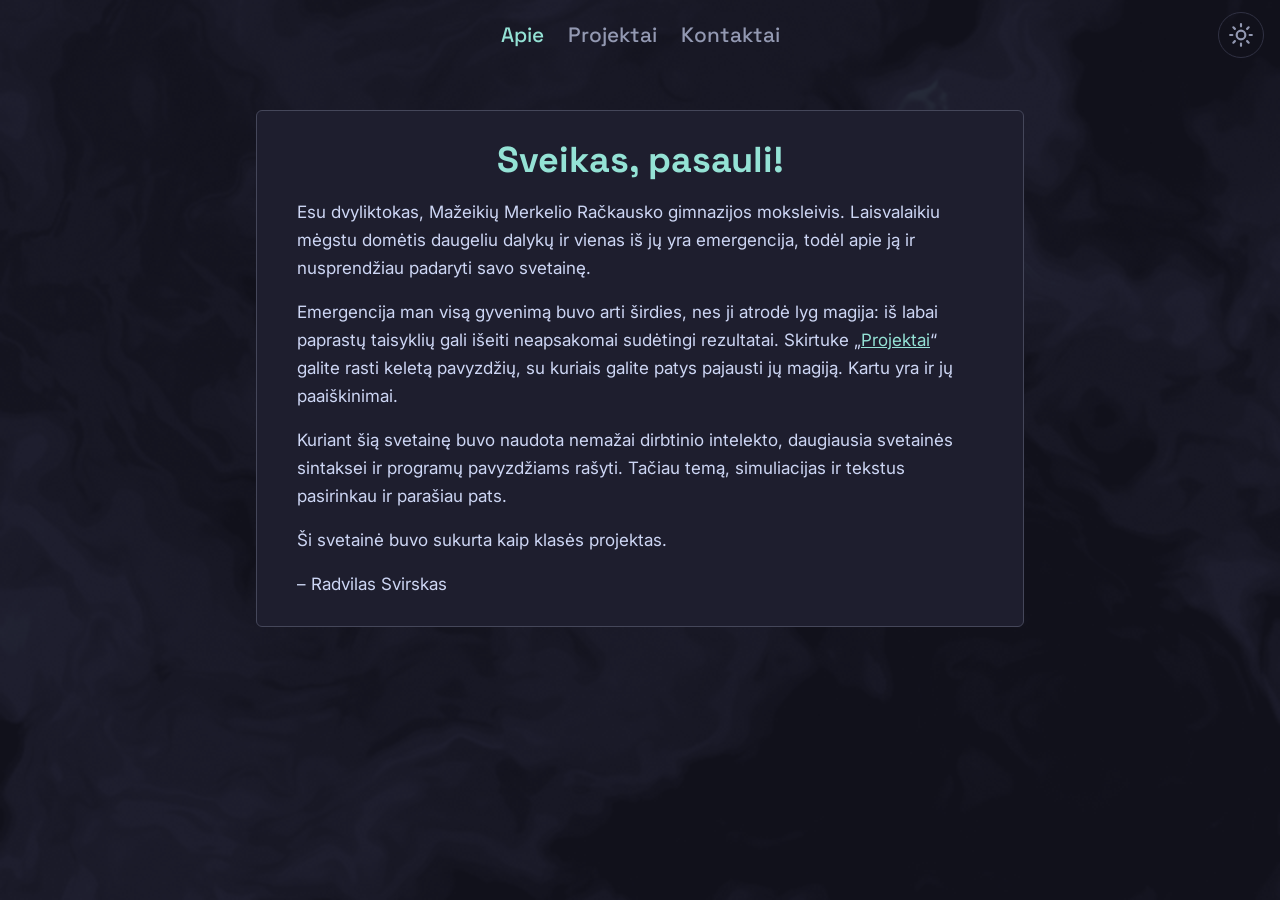
<file: index.html>
<!DOCTYPE html>
<html lang="lt">
<head>
  <meta charset="UTF-8">
  <meta name="viewport" content="width=device-width, initial-scale=1">
  <title>Pagrindinis</title>
  <link rel="preconnect" href="https://fonts.googleapis.com">
  <link rel="preconnect" href="https://fonts.gstatic.com" crossorigin>
  <link rel="stylesheet" href="https://fonts.googleapis.com/css2?family=Space+Grotesk:wght@500;700&family=Inter:wght@400;600&display=swap">
  <link rel="stylesheet" href="style.css">
  <script src="theme.js"></script>
  <script src="bg.js" defer></script>
</head>
<body>
  <nav>
    <a href="index.html" aria-current="page">Apie</a>
    <a href="projects.html">Projektai</a>
    <a href="contact.html">Kontaktai</a>
  </nav>
  <main>
    <div class="card">
      <h1>Sveikas, pasauli!</h1>
      <p>Esu dvyliktokas, Mažeikių Merkelio Račkausko gimnazijos moksleivis. Laisvalaikiu mėgstu domėtis daugeliu dalykų ir vienas iš jų yra emergencija, todėl apie ją ir nusprendžiau padaryti savo svetainę.</p>
      <p>Emergencija man visą gyvenimą buvo arti širdies, nes ji atrodė lyg magija: iš labai paprastų taisyklių gali išeiti neapsakomai sudėtingi rezultatai. Skirtuke „<a href="projects.html">Projektai</a>“ galite rasti keletą pavyzdžių, su kuriais galite patys pajausti jų magiją. Kartu yra ir jų paaiškinimai.</p>
      <p>Kuriant šią svetainę buvo naudota nemažai dirbtinio intelekto, daugiausia svetainės sintaksei ir programų pavyzdžiams rašyti. Tačiau temą, simuliacijas ir tekstus pasirinkau ir parašiau pats.</p>
      <p>Ši svetainė buvo sukurta kaip klasės projektas.</p>
      <p>– Radvilas Svirskas</p>
    </div>
  </main>
</body>
</html>
</file>
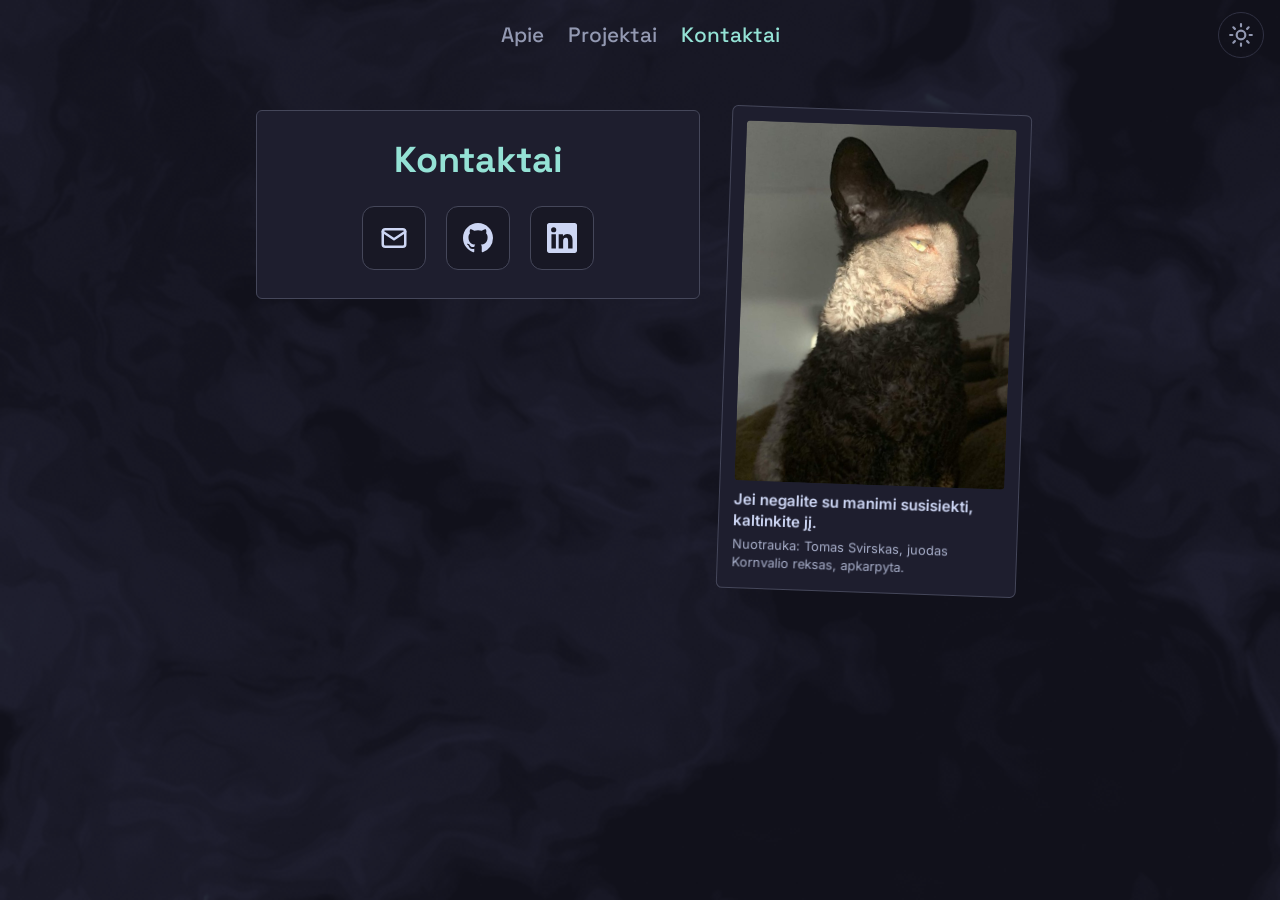
<file: contact.html>
<!DOCTYPE html>
<html lang="lt">
<head>
  <meta charset="UTF-8">
  <meta name="viewport" content="width=device-width, initial-scale=1">
  <title>Kontaktai</title>
  <link rel="preconnect" href="https://fonts.googleapis.com">
  <link rel="preconnect" href="https://fonts.gstatic.com" crossorigin>
  <link rel="stylesheet" href="https://fonts.googleapis.com/css2?family=Space+Grotesk:wght@500;700&family=Inter:wght@400;600&display=swap">
  <link rel="stylesheet" href="style.css">
  <script src="theme.js"></script>
  <script src="bg.js" defer></script>
</head>
<body>
  <nav>
    <a href="index.html">Apie</a>
    <a href="projects.html">Projektai</a>
    <a href="contact.html" aria-current="page">Kontaktai</a>
  </nav>
  <main>
    <div class="contact-grid">
      <div class="card">
        <h1>Kontaktai</h1>
        <div class="socials">
          <a href="mailto:radvilas.svirska@gmail.com" title="El. paštas" aria-label="El. paštas">
            <svg class="stroke" viewBox="0 0 24 24"><rect x="3" y="5" width="18" height="14" rx="2"/><path d="m3 7 9 6 9-6"/></svg>
          </a>
          <a href="https://github.com/PokiTism" title="GitHub" aria-label="GitHub">
            <svg viewBox="0 0 16 16"><path d="M8 0C3.58 0 0 3.58 0 8c0 3.54 2.29 6.53 5.47 7.59.4.07.55-.17.55-.38 0-.19-.01-.82-.01-1.49-2.01.37-2.53-.49-2.69-.94-.09-.23-.48-.94-.82-1.13-.28-.15-.68-.52-.01-.53.63-.01 1.08.58 1.23.82.72 1.21 1.87.87 2.33.66.07-.52.28-.87.51-1.07-1.78-.2-3.64-.89-3.64-3.95 0-.87.31-1.59.82-2.15-.08-.2-.36-1.02.08-2.12 0 0 .67-.21 2.2.82.64-.18 1.32-.27 2-.27.68 0 1.36.09 2 .27 1.53-1.04 2.2-.82 2.2-.82.44 1.1.16 1.92.08 2.12.51.56.82 1.27.82 2.15 0 3.07-1.87 3.75-3.65 3.95.29.25.54.73.54 1.48 0 1.07-.01 1.93-.01 2.2 0 .21.15.46.55.38A8.013 8.013 0 0 0 16 8c0-4.42-3.58-8-8-8z"/></svg>
          </a>
          <a href="https://www.linkedin.com/in/radvilas-svirskas/" title="LinkedIn" aria-label="LinkedIn">
            <svg viewBox="0 0 24 24"><path d="M20.447 20.452h-3.554v-5.569c0-1.328-.027-3.037-1.852-3.037-1.853 0-2.136 1.445-2.136 2.939v5.667H9.351V9h3.414v1.561h.046c.477-.9 1.637-1.85 3.37-1.85 3.601 0 4.267 2.37 4.267 5.455v6.286zM5.337 7.433a2.062 2.062 0 1 1 0-4.125 2.062 2.062 0 0 1 0 4.125zM7.119 20.452H3.555V9h3.564v11.452zM22.225 0H1.771C.792 0 0 .774 0 1.729v20.542C0 23.227.792 24 1.771 24h20.451C23.2 24 24 23.227 24 22.271V1.729C24 .774 23.2 0 22.222 0h.003z"/></svg>
          </a>
        </div>
      </div>
      <figure class="card pet">
        <img src="images/tomas.jpg" alt="Juodas Kornvalio reksas Tomas" width="600" height="800">
        <figcaption>
          <span class="pet-blame">Jei negalite su manimi susisiekti, kaltinkite jį.</span>
          Nuotrauka: Tomas Svirskas, juodas Kornvalio reksas, apkarpyta.
        </figcaption>
      </figure>
    </div>
  </main>
</body>
</html>
</file>
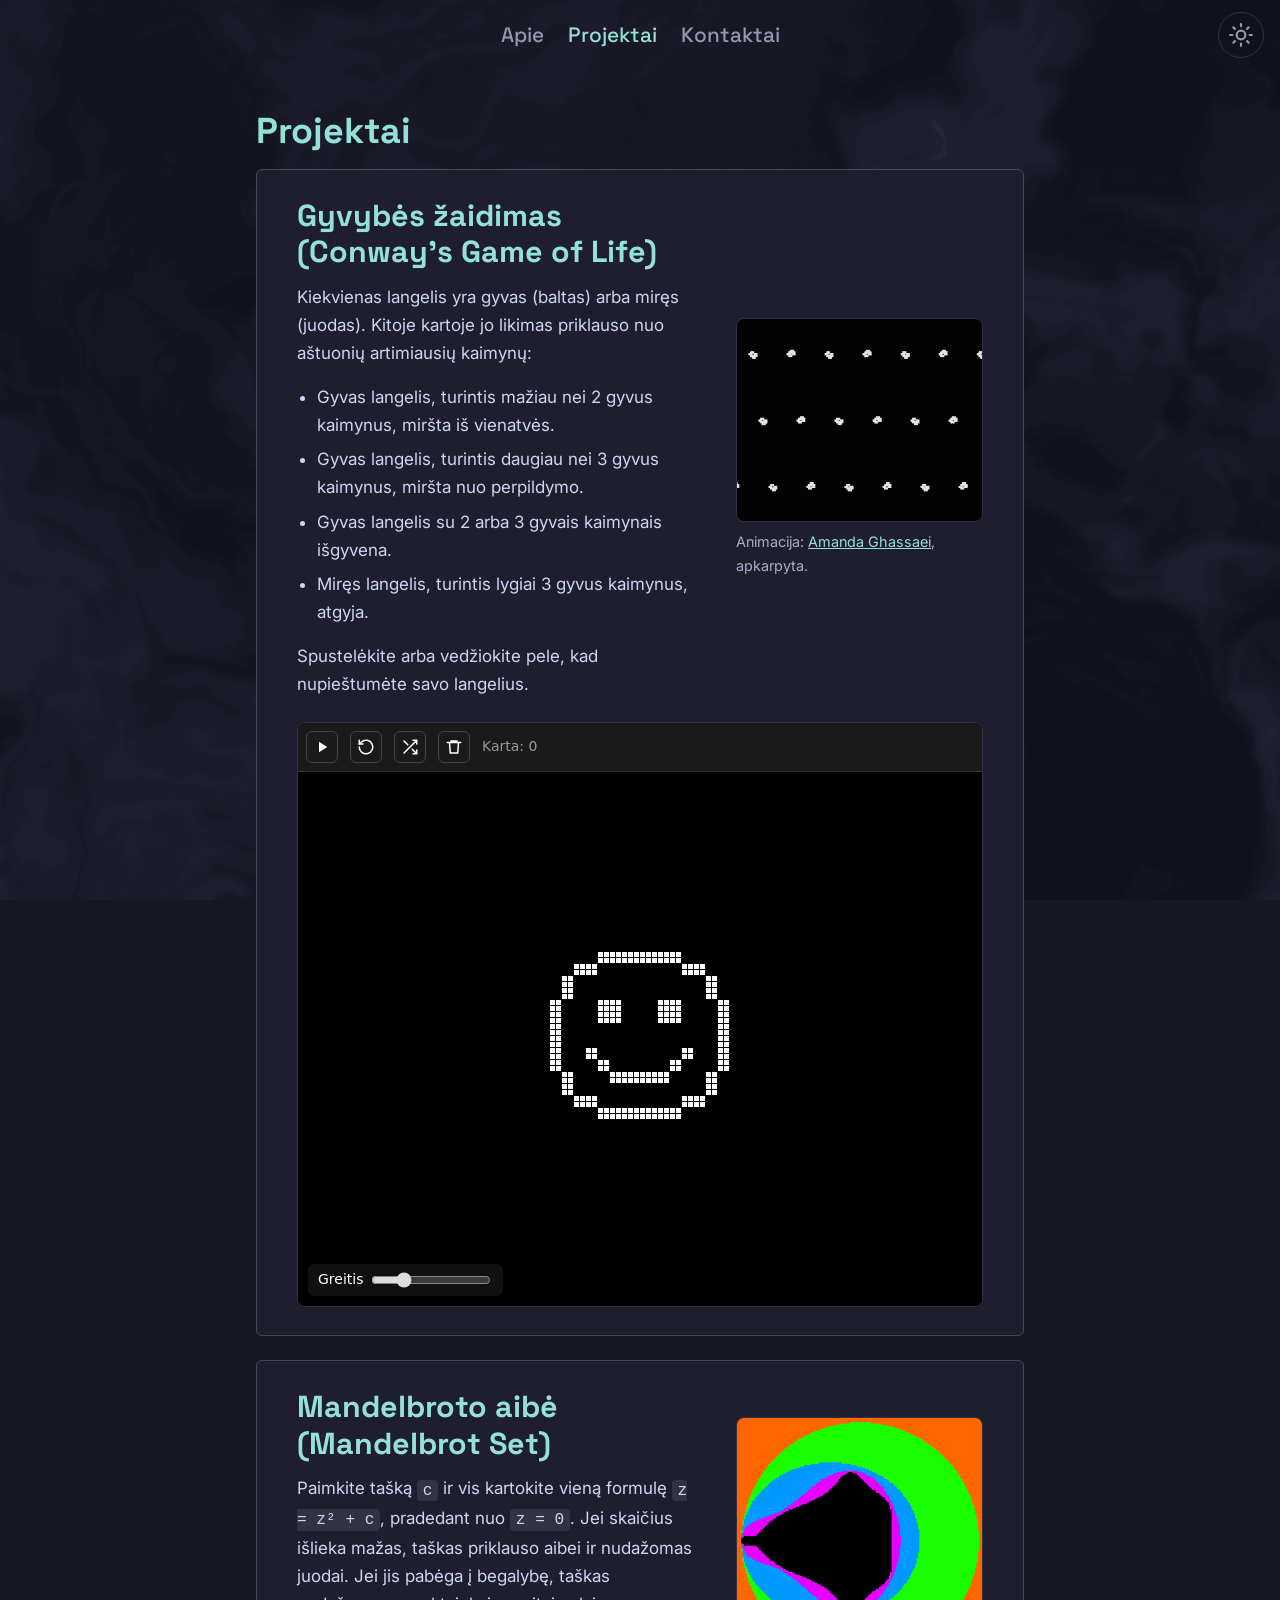
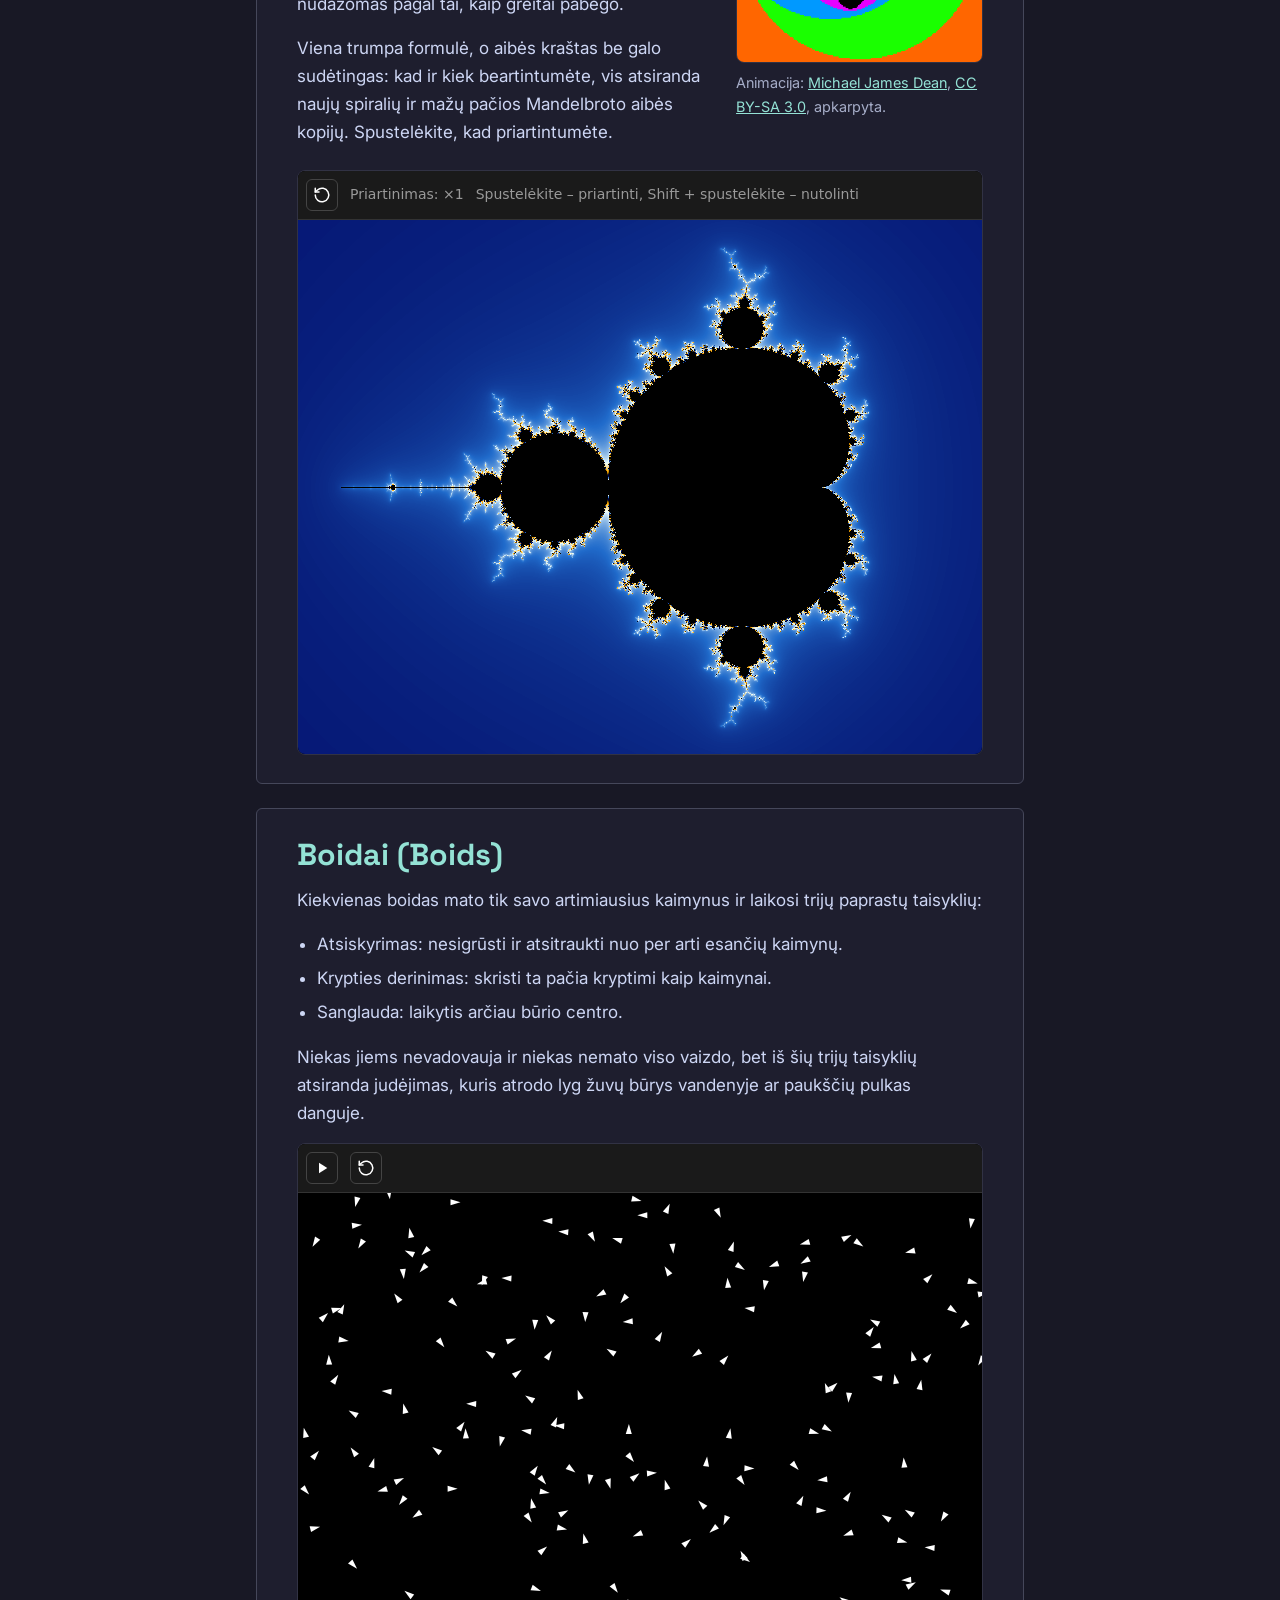
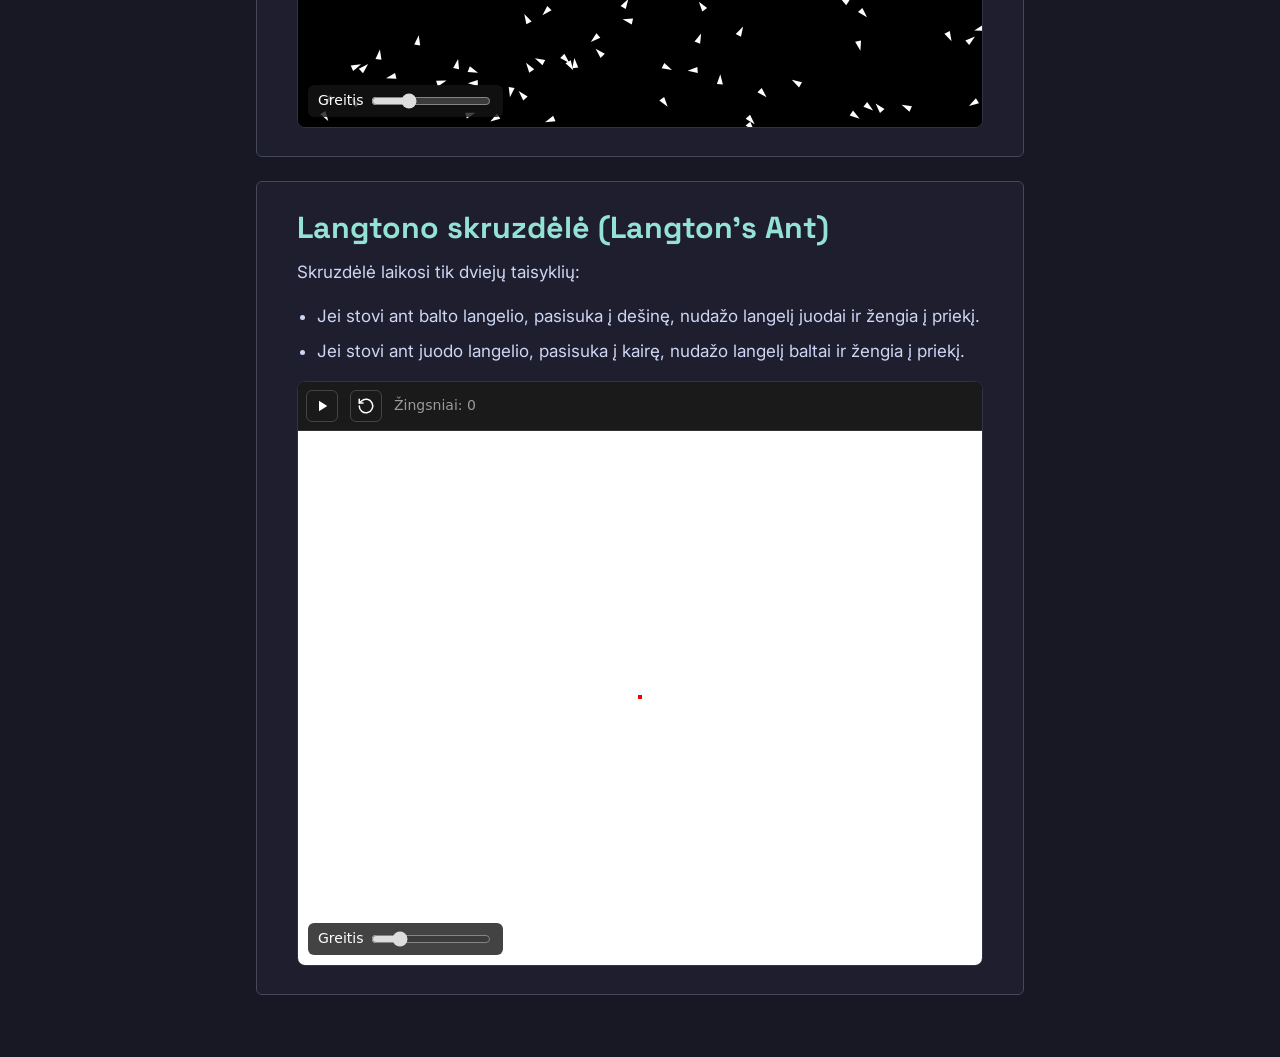
<file: projects.html>
<!DOCTYPE html>
<html lang="lt">
<head>
  <meta charset="UTF-8">
  <meta name="viewport" content="width=device-width, initial-scale=1">
  <title>Projektai</title>
  <link rel="preconnect" href="https://fonts.googleapis.com">
  <link rel="preconnect" href="https://fonts.gstatic.com" crossorigin>
  <link rel="stylesheet" href="https://fonts.googleapis.com/css2?family=Space+Grotesk:wght@500;700&family=Inter:wght@400;600&display=swap">
  <link rel="stylesheet" href="style.css">
  <script src="theme.js"></script>
  <script src="bg.js" defer></script>
</head>
<body>
  <nav>
    <a href="index.html">Apie</a>
    <a href="projects.html" aria-current="page">Projektai</a>
    <a href="contact.html">Kontaktai</a>
  </nav>
  <main>
    <h1>Projektai</h1>

    <section class="card">
      <div class="project-intro">
        <div class="project-text">
          <h2>Gyvybės žaidimas (Conway's Game of Life)</h2>
          <p>Kiekvienas langelis yra gyvas (baltas) arba miręs (juodas). Kitoje kartoje jo likimas priklauso nuo aštuonių artimiausių kaimynų:</p>
          <ul>
            <li>Gyvas langelis, turintis mažiau nei 2 gyvus kaimynus, miršta iš vienatvės.</li>
            <li>Gyvas langelis, turintis daugiau nei 3 gyvus kaimynus, miršta nuo perpildymo.</li>
            <li>Gyvas langelis su 2 arba 3 gyvais kaimynais išgyvena.</li>
            <li>Miręs langelis, turintis lygiai 3 gyvus kaimynus, atgyja.</li>
          </ul>
          <p>Spustelėkite arba vedžiokite pele, kad nupieštumėte savo langelius.</p>
        </div>
        <figure class="project-media">
          <img src="images/life.gif" alt="Animacija: Gyvybės žaidimas" width="410" height="338">
          <figcaption>Animacija: <a href="https://blog.amandaghassaei.com/2020/05/01/the-recursive-universe/">Amanda Ghassaei</a>, apkarpyta.</figcaption>
        </figure>
      </div>
      <iframe class="sim" src="sims/life.html" title="Conway gyvybės žaidimo simuliacija" loading="lazy"></iframe>
    </section>

    <section class="card">
      <div class="project-intro">
        <div class="project-text">
          <h2>Mandelbroto aibė (Mandelbrot Set)</h2>
          <p>Paimkite tašką <code>c</code> ir vis kartokite vieną formulę <code>z = z² + c</code>, pradedant nuo <code>z = 0</code>. Jei skaičius išlieka mažas, taškas priklauso aibei ir nudažomas juodai. Jei jis pabėga į begalybę, taškas nudažomas pagal tai, kaip greitai pabėgo.</p>
          <p>Viena trumpa formulė, o aibės kraštas be galo sudėtingas: kad ir kiek beartintumėte, vis atsiranda naujų spiralių ir mažų pačios Mandelbroto aibės kopijų. Spustelėkite, kad priartintumėte.</p>
        </div>
        <figure class="project-media">
          <img src="images/mandelbrot.gif" alt="Animacija: Mandelbroto aibė ryškėja su kiekviena iteracija" width="352" height="352">
          <figcaption>Animacija: <a href="https://commons.wikimedia.org/wiki/File:Animation_of_the_growth_of_the_Mandelbrot_set_as_you_iterate_towards_infinity.gif">Michael James Dean</a>, <a href="https://creativecommons.org/licenses/by-sa/3.0/">CC BY-SA 3.0</a>, apkarpyta.</figcaption>
        </figure>
      </div>
      <iframe class="sim" src="sims/mandelbrot.html" title="Mandelbroto aibės naršyklė" loading="lazy"></iframe>
    </section>

    <section class="card">
      <h2>Boidai (Boids)</h2>
      <p>Kiekvienas boidas mato tik savo artimiausius kaimynus ir laikosi trijų paprastų taisyklių:</p>
      <ul>
        <li>Atsiskyrimas: nesigrūsti ir atsitraukti nuo per arti esančių kaimynų.</li>
        <li>Krypties derinimas: skristi ta pačia kryptimi kaip kaimynai.</li>
        <li>Sanglauda: laikytis arčiau būrio centro.</li>
      </ul>
      <p>Niekas jiems nevadovauja ir niekas nemato viso vaizdo, bet iš šių trijų taisyklių atsiranda judėjimas, kuris atrodo lyg žuvų būrys vandenyje ar paukščių pulkas danguje.</p>
      <iframe class="sim" src="sims/boids.html" title="Boidų simuliacija" loading="lazy"></iframe>
    </section>

    <section class="card">
      <h2>Langtono skruzdėlė (Langton's Ant)</h2>
      <p>Skruzdėlė laikosi tik dviejų taisyklių:</p>
      <ul>
        <li>Jei stovi ant balto langelio, pasisuka į dešinę, nudažo langelį juodai ir žengia į priekį.</li>
        <li>Jei stovi ant juodo langelio, pasisuka į kairę, nudažo langelį baltai ir žengia į priekį.</li>
      </ul>
      <iframe class="sim" src="sims/ant.html" title="Langtono skruzdėlės simuliacija" loading="lazy"></iframe>
    </section>
  </main>
</body>
</html>
</file>
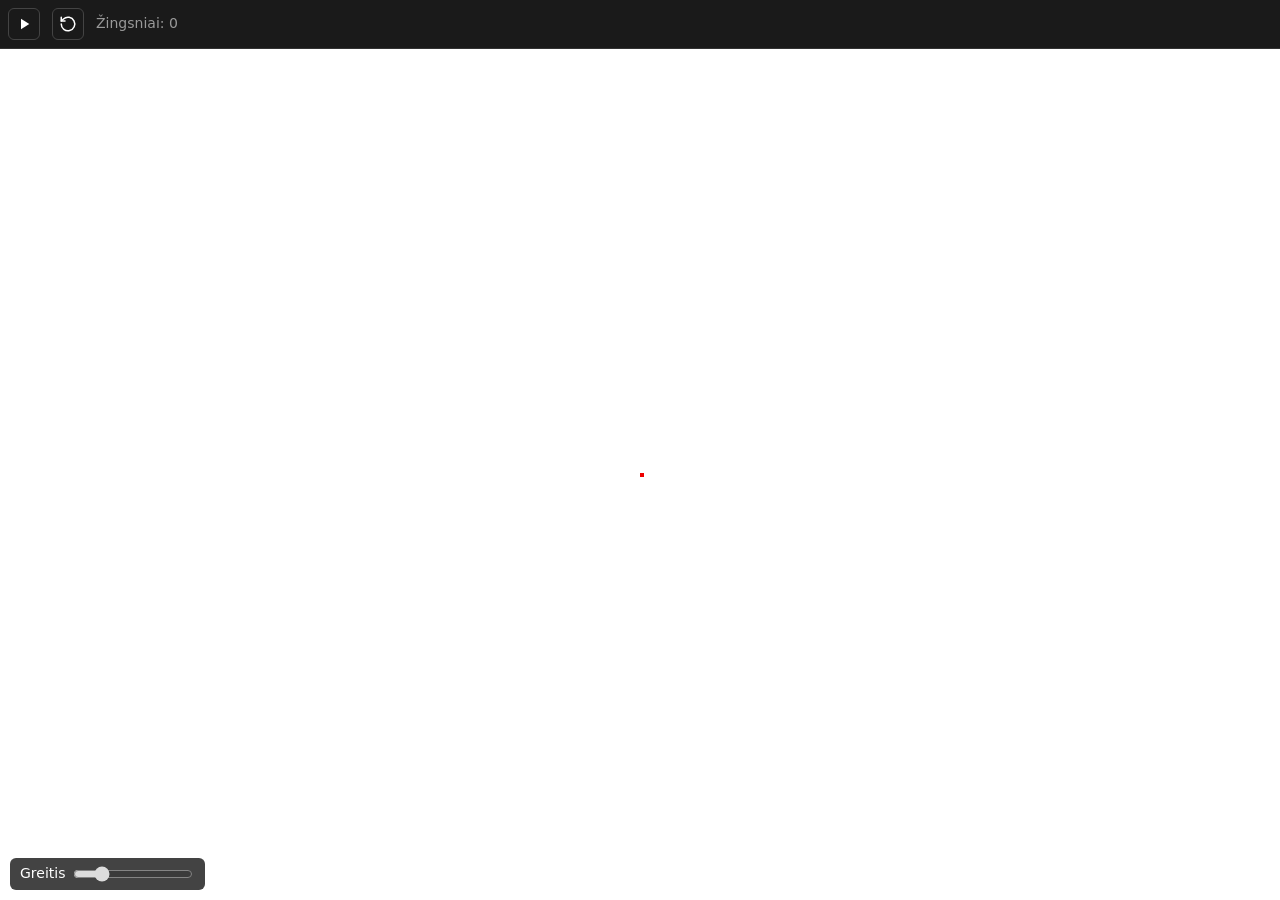
<file: sims/ant.html>
<!DOCTYPE html>
<html lang="lt">
<head>
  <meta charset="UTF-8">
  <meta name="viewport" content="width=device-width, initial-scale=1">
  <title>Langtono skruzdėlė</title>
  <link rel="stylesheet" href="sim.css">
</head>
<body>
  <div class="controls">
    <button id="toggle" class="icon" title="Pradėti" aria-label="Pradėti"><svg class="play" viewBox="0 0 24 24"><path d="M8 5v14l11-7z"/></svg><svg class="pause" viewBox="0 0 24 24"><path d="M6 5h4v14H6zm8 0h4v14h-4z"/></svg></button>
    <button id="reset" class="icon" title="Iš naujo" aria-label="Iš naujo"><svg class="stroke" viewBox="0 0 24 24"><path d="M3 12a9 9 0 1 0 3-6.7L3 8"/><path d="M3 3v5h5"/></svg></button>
    <span id="steps" class="info">Žingsniai: 0</span>
  </div>
  <div class="stage">
    <canvas id="board"></canvas>
    <label class="speed">Greitis <input id="speed" type="range" min="1" max="500" value="100"></label>
  </div>
  <script src="ant.js"></script>
</body>
</html>
</file>
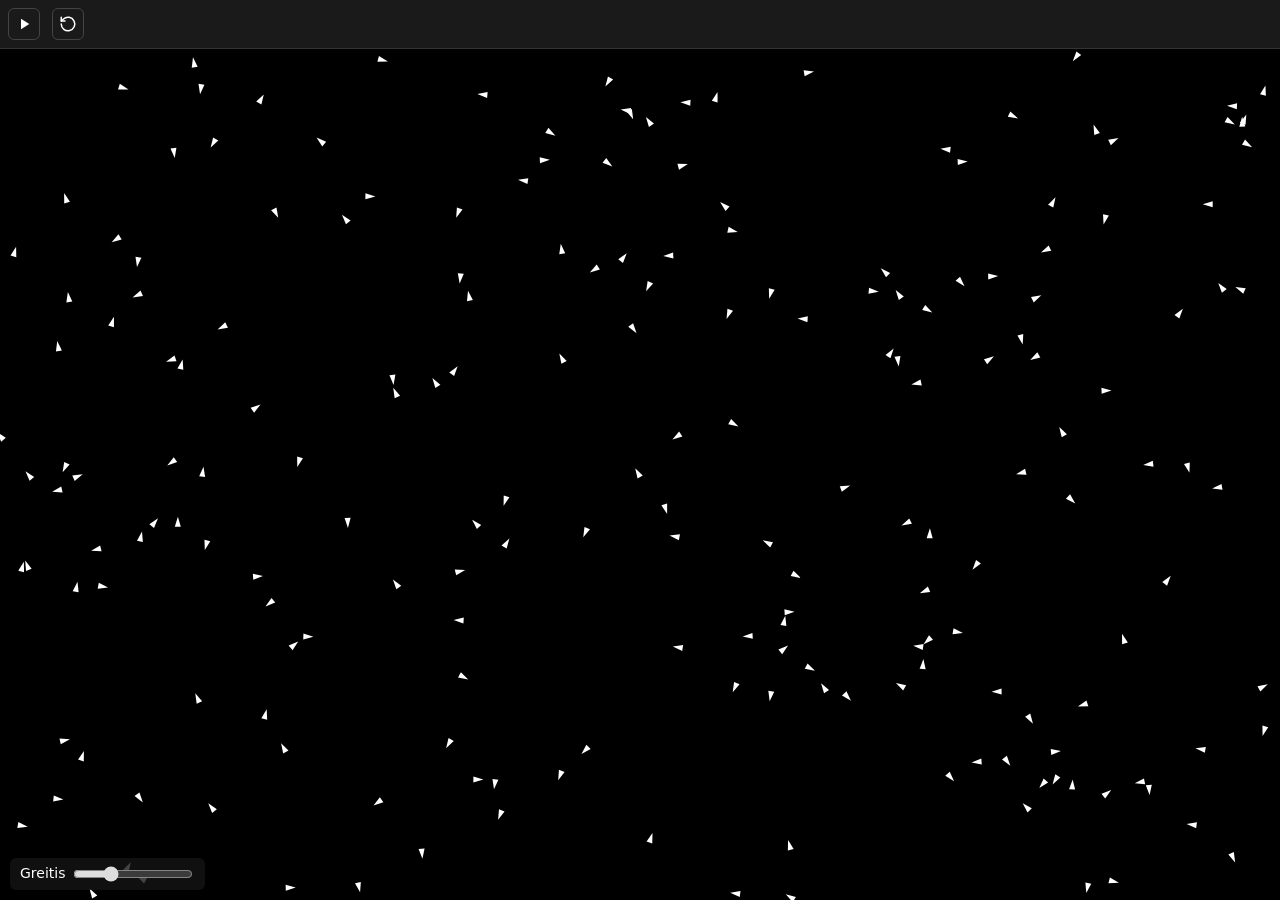
<file: sims/boids.html>
<!DOCTYPE html>
<html lang="lt">
<head>
  <meta charset="UTF-8">
  <meta name="viewport" content="width=device-width, initial-scale=1">
  <title>Boidai</title>
  <link rel="stylesheet" href="sim.css">
</head>
<body>
  <div class="controls">
    <button id="toggle" class="icon" title="Pradėti" aria-label="Pradėti"><svg class="play" viewBox="0 0 24 24"><path d="M8 5v14l11-7z"/></svg><svg class="pause" viewBox="0 0 24 24"><path d="M6 5h4v14H6zm8 0h4v14h-4z"/></svg></button>
    <button id="reset" class="icon" title="Iš naujo" aria-label="Iš naujo"><svg class="stroke" viewBox="0 0 24 24"><path d="M3 12a9 9 0 1 0 3-6.7L3 8"/><path d="M3 3v5h5"/></svg></button>
  </div>
  <div class="stage">
    <canvas id="board"></canvas>
    <label class="speed">Greitis <input id="speed" type="range" min="0.2" max="3" step="0.1" value="1"></label>
  </div>
  <script src="boids.js"></script>
</body>
</html>
</file>
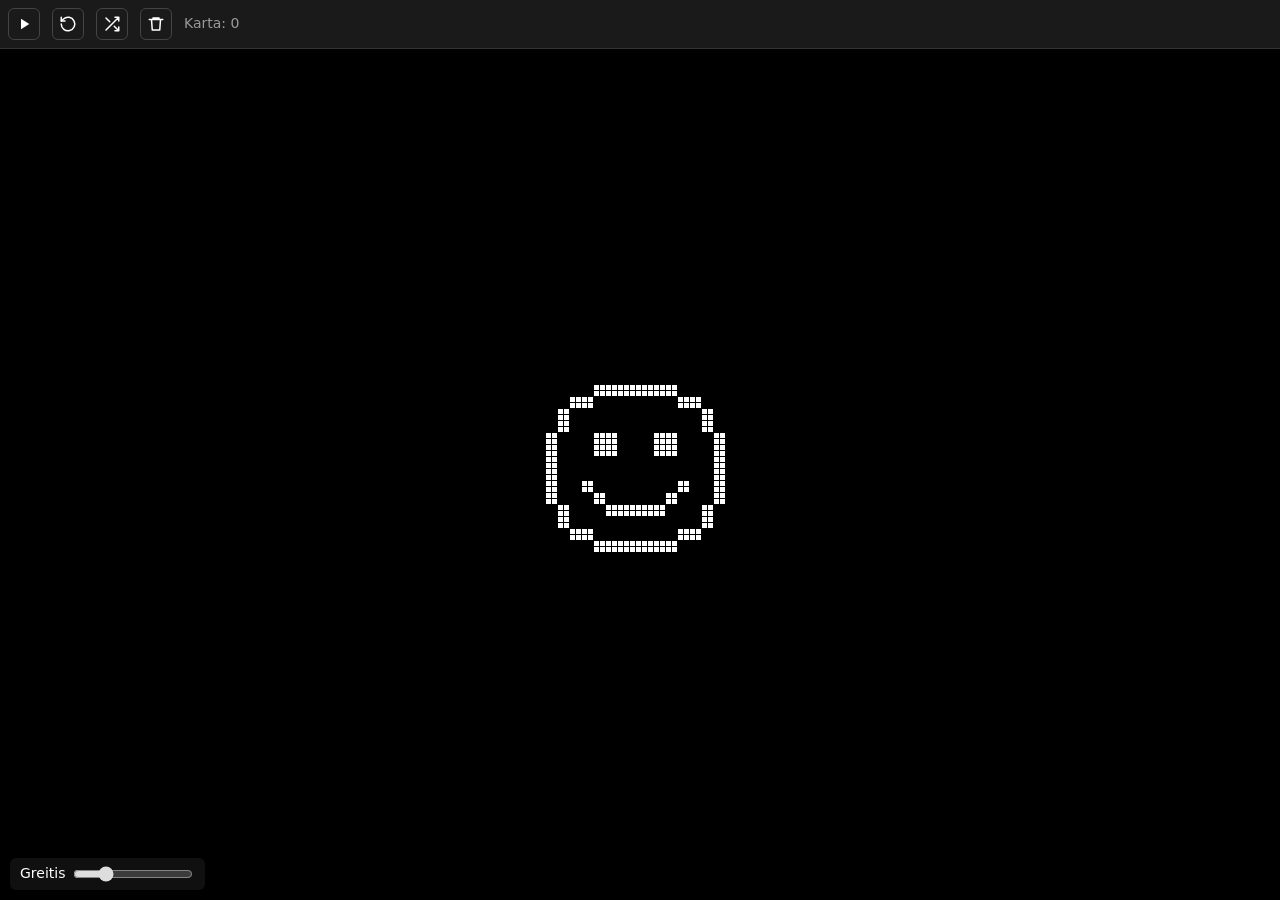
<file: sims/life.html>
<!DOCTYPE html>
<html lang="lt">
<head>
  <meta charset="UTF-8">
  <meta name="viewport" content="width=device-width, initial-scale=1">
  <title>Gyvybės žaidimas</title>
  <link rel="stylesheet" href="sim.css">
</head>
<body>
  <div class="controls">
    <button id="toggle" class="icon" title="Pradėti" aria-label="Pradėti"><svg class="play" viewBox="0 0 24 24"><path d="M8 5v14l11-7z"/></svg><svg class="pause" viewBox="0 0 24 24"><path d="M6 5h4v14H6zm8 0h4v14h-4z"/></svg></button>
    <button id="reset" class="icon" title="Iš naujo" aria-label="Iš naujo"><svg class="stroke" viewBox="0 0 24 24"><path d="M3 12a9 9 0 1 0 3-6.7L3 8"/><path d="M3 3v5h5"/></svg></button>
    <button id="random" class="icon" title="Atsitiktinai" aria-label="Atsitiktinai"><svg class="stroke" viewBox="0 0 24 24"><path d="M16 3h5v5M4 20 21 3M21 16v5h-5M15 15l6 6M4 4l5 5"/></svg></button>
    <button id="clear" class="icon" title="Išvalyti" aria-label="Išvalyti"><svg class="stroke" viewBox="0 0 24 24"><path d="M3 6h18M8 6V4h8v2M6 6l1 14h10l1-14"/></svg></button>
    <span id="generation" class="info">Karta: 0</span>
  </div>
  <div class="stage">
    <canvas id="board"></canvas>
    <label class="speed">Greitis <input id="speed" type="range" min="1" max="60" value="15"></label>
  </div>
  <script src="life.js"></script>
</body>
</html>
</file>
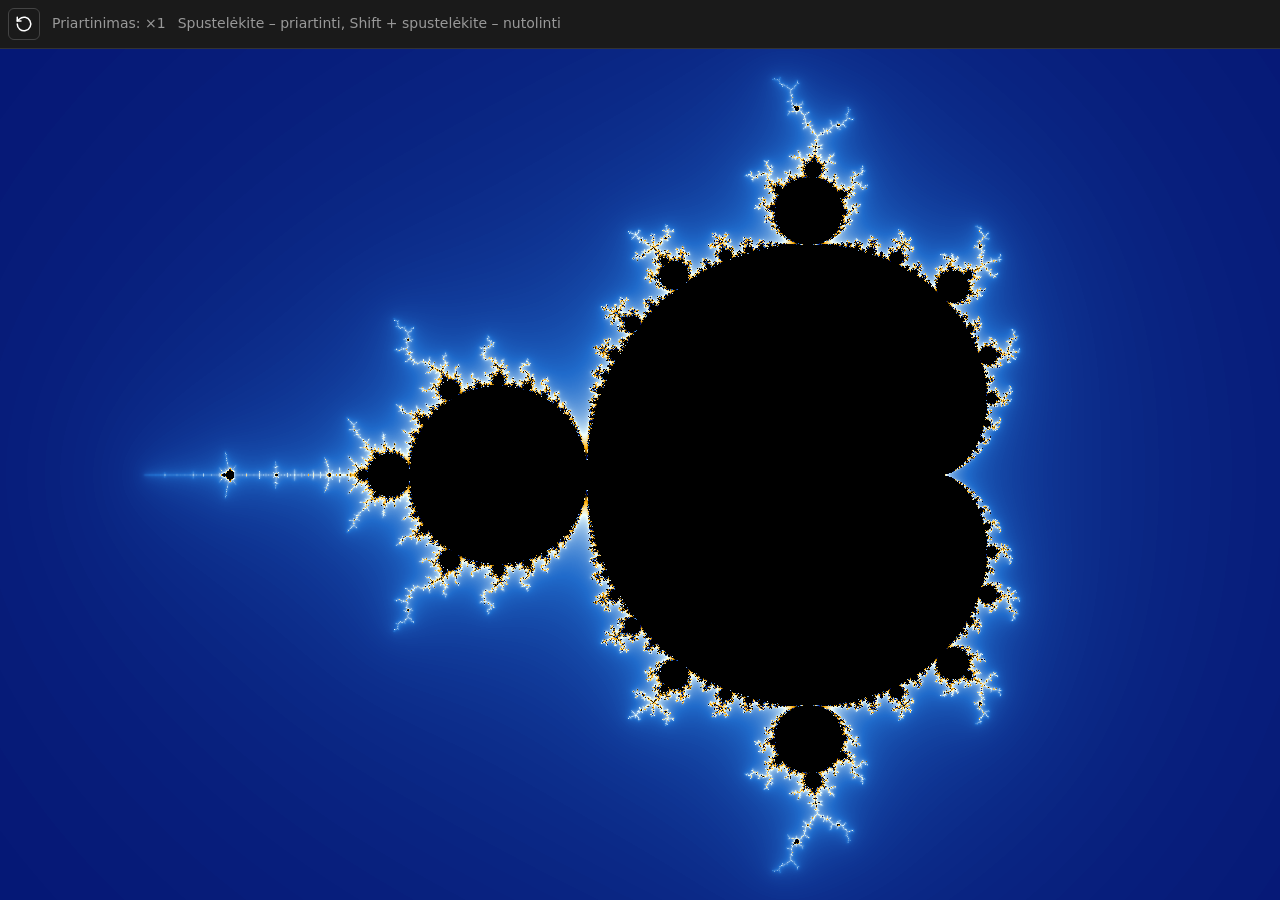
<file: sims/mandelbrot.html>
<!DOCTYPE html>
<html lang="lt">
<head>
  <meta charset="UTF-8">
  <meta name="viewport" content="width=device-width, initial-scale=1">
  <title>Mandelbroto aibė</title>
  <link rel="stylesheet" href="sim.css">
</head>
<body>
  <div class="controls">
    <button id="reset" class="icon" title="Iš naujo" aria-label="Iš naujo"><svg class="stroke" viewBox="0 0 24 24"><path d="M3 12a9 9 0 1 0 3-6.7L3 8"/><path d="M3 3v5h5"/></svg></button>
    <span id="zoom" class="info">Priartinimas: ×1</span>
    <span class="info">Spustelėkite – priartinti, Shift + spustelėkite – nutolinti</span>
  </div>
  <div class="stage">
    <canvas id="board"></canvas>
  </div>
  <script src="mandelbrot.js"></script>
</body>
</html>
</file>
<file: style.css>
/* Registering the palette colors lets the browser animate them, so the
   whole site fades smoothly when the theme changes. */
@property --crust {
  syntax: '<color>';
  inherits: true;
  initial-value: #11111b;
}

@property --mantle {
  syntax: '<color>';
  inherits: true;
  initial-value: #181825;
}

@property --base {
  syntax: '<color>';
  inherits: true;
  initial-value: #1e1e2e;
}

@property --surface0 {
  syntax: '<color>';
  inherits: true;
  initial-value: #313244;
}

@property --surface1 {
  syntax: '<color>';
  inherits: true;
  initial-value: #45475a;
}

@property --overlay2 {
  syntax: '<color>';
  inherits: true;
  initial-value: #9399b2;
}

@property --subtext0 {
  syntax: '<color>';
  inherits: true;
  initial-value: #a6adc8;
}

@property --text-color {
  syntax: '<color>';
  inherits: true;
  initial-value: #cdd6f4;
}

@property --teal {
  syntax: '<color>';
  inherits: true;
  initial-value: #94e2d5;
}

@property --bg-crust {
  syntax: '<color>';
  inherits: true;
  initial-value: #11111b;
}

@property --bg-mantle {
  syntax: '<color>';
  inherits: true;
  initial-value: #181825;
}

@property --bg-base {
  syntax: '<color>';
  inherits: true;
  initial-value: #1e1e2e;
}

@property --bg-accent {
  syntax: '<color>';
  inherits: true;
  initial-value: #94e2d5;
}

@property --bg-accent-amount {
  syntax: '<number>';
  inherits: true;
  initial-value: 0.1;
}

:root {
  color-scheme: dark;
  transition:
    --crust 0.6s ease,
    --mantle 0.6s ease,
    --base 0.6s ease,
    --surface0 0.6s ease,
    --surface1 0.6s ease,
    --overlay2 0.6s ease,
    --subtext0 0.6s ease,
    --text-color 0.6s ease,
    --teal 0.6s ease,
    --bg-crust 0.6s ease,
    --bg-mantle 0.6s ease,
    --bg-base 0.6s ease,
    --bg-accent 0.6s ease,
    --bg-accent-amount 0.6s ease;

  /* Catppuccin Mocha palette (dark) */
  --crust: #11111b;
  --mantle: #181825;
  --base: #1e1e2e;
  --surface0: #313244;
  --surface1: #45475a;
  --overlay2: #9399b2;
  --subtext0: #a6adc8;
  --text-color: #cdd6f4;
  --teal: #94e2d5;

  /* What each color is used for */
  --bg: var(--mantle);
  --text: var(--text-color);
  --muted: var(--subtext0);
  --accent: var(--teal);
  --heading: var(--teal);
  --link: var(--teal);
  --nav-link: var(--overlay2);
  --nav-link-hover: var(--text-color);
  --border: var(--surface0);
  --card: var(--base);
  --card-border: var(--surface1);
  --icon-bg: var(--mantle);

  /* Animated background (bg.js): darkest to lightest, plus the accent
     mixed into the lightest spots and how strongly */
  --bg-crust: #11111b;
  --bg-mantle: #181825;
  --bg-base: #1e1e2e;
  --bg-accent: #94e2d5;
  --bg-accent-amount: 0.1;
}

/* Catppuccin Latte palette (light) */
:root[data-theme="light"] {
  color-scheme: light;
  --crust: #dce0e8;
  --mantle: #e6e9ef;
  --base: #eff1f5;
  --surface0: #ccd0da;
  --surface1: #bcc0cc;
  --overlay2: #7c7f93;
  --subtext0: #6c6f85;
  --text-color: #4c4f69;
  --teal: #179299;

  /* Brighter than plain Latte: lavender-tinted swirls with teal in the
     lightest spots, so light mode reads as Catppuccin, not white */
  --bg-crust: #d0d6f7;
  --bg-mantle: #e2e6f8;
  --bg-base: #f7f8fc;
  --bg-accent: #179299;
  --bg-accent-amount: 0.3;
}

* {
  box-sizing: border-box;
}

/* Animated background from bg.js. The body background shows instead
   when WebGL isn't available. */
.bg {
  position: fixed;
  inset: 0;
  width: 100%;
  height: 100%;
  z-index: -1;
  display: block;
}

body {
  margin: 0;
  background: var(--bg);
  color: var(--text);
  font-family: "Inter", system-ui, sans-serif;
  font-size: 1.0625rem;
  line-height: 1.65;
}

h1, h2, h3 {
  color: var(--heading);
  font-family: "Space Grotesk", system-ui, sans-serif;
  font-weight: 700;
  line-height: 1.2;
}

h1 {
  font-size: 2.25rem;
  margin: 0 0 1rem;
}

h2 {
  font-size: 1.5rem;
  margin: 2.5rem 0 0.75rem;
}

p {
  text-align: left;
  margin: 0 0 1rem;
}

a {
  color: var(--link);
}

ul {
  margin: 0 0 1rem;
  padding-left: 1.25rem;
}

li {
  margin-bottom: 0.4rem;
}

code {
  font-family: ui-monospace, "SF Mono", Menlo, monospace;
  font-size: 0.95em;
  background: var(--surface0);
  border-radius: 4px;
  padding: 0.1em 0.35em;
}

nav {
  position: relative;
  display: flex;
  flex-wrap: wrap;
  gap: 0.5rem 1.5rem;
  padding: 1.1rem 1rem;
  background: transparent;
  justify-content: center;
}

nav a {
  display: inline-block;
  color: var(--nav-link);
  text-decoration: none;
  font-family: "Space Grotesk", system-ui, sans-serif;
  font-size: 1.3rem;
  font-weight: 500;
  transition: color 0.3s ease, transform 0.3s ease;
}

nav a:hover {
  color: var(--nav-link-hover);
  transform: scale(1.15);
}

nav a[aria-current="page"] {
  color: var(--accent);
}

/* Sun/moon button added by theme.js. Shows the sun in dark mode and the
   moon in light mode, i.e. the theme a click switches to. */
.theme-toggle {
  position: absolute;
  top: 50%;
  right: 1rem;
  display: grid;
  place-items: center;
  width: 46px;
  height: 46px;
  padding: 0;
  color: var(--nav-link);
  background: transparent;
  border: 1px solid var(--border);
  border-radius: 50%;
  cursor: pointer;
  transform: translateY(-50%);
  transition: color 0.3s ease, border-color 0.3s ease, transform 0.3s ease;
}

.theme-toggle:hover,
.theme-toggle:focus-visible {
  color: var(--accent);
  border-color: var(--accent);
  transform: translateY(-50%) scale(1.12);
}

.theme-toggle svg {
  grid-area: 1 / 1;
  width: 26px;
  height: 26px;
  fill: none;
  stroke: currentColor;
  stroke-width: 2;
  stroke-linecap: round;
  stroke-linejoin: round;
  transition: opacity 0.5s ease, transform 0.5s ease;
}

.theme-toggle .moon,
:root[data-theme="light"] .theme-toggle .sun {
  opacity: 0;
  transform: rotate(-90deg) scale(0.5);
}

:root[data-theme="light"] .theme-toggle .moon {
  opacity: 1;
  transform: none;
}

/* Leave about 20% of the window empty on each side. */
main {
  width: 60%;
  margin: 0 auto;
  padding: 2.5rem 0 4rem;
}

img,
iframe {
  display: block;
  max-width: 100%;
  border: 1px solid var(--border);
  border-radius: 8px;
}

img {
  height: auto;
}

.sim {
  width: 100%;
  height: 65vh;
  min-height: 320px;
  /* Chromium can wrongly treat the opaque iframes as covering part of the
     WebGL background and leave a hole in it. Being a hair transparent
     stops them from counting as opaque. */
  opacity: 0.999;
}

figure {
  margin: 1.5rem 0;
}

figcaption {
  color: var(--muted);
  font-size: 0.9rem;
  margin-top: 0.5rem;
}

.card {
  padding: 28px 40px;
  background: var(--card);
  border: 1px solid var(--card-border);
  border-radius: 6px;
}

.card + .card {
  margin-top: 1.5rem;
}

.card > :first-child {
  margin-top: 0;
}

.card > :last-child {
  margin-bottom: 0;
}

.card h1 {
  text-align: center;
}

.card h2 {
  font-size: 1.9rem;
}

/* Project text with an animation beside it */
.project-intro {
  display: grid;
  grid-template-columns: minmax(0, 1fr) minmax(0, 36%);
  gap: 2rem;
  align-items: center;
  margin-bottom: 1.5rem;
}

.project-text > :first-child {
  margin-top: 0;
}

.project-text > :last-child {
  margin-bottom: 0;
}

.project-media {
  margin: 0;
}

.project-media img {
  width: 100%;
}

/* Kontaktai: the contact card, with the cat in his own card beside it */
.contact-grid {
  display: grid;
  grid-template-columns: minmax(0, 1fr) 300px;
  gap: 1.5rem;
  align-items: start;
}

.contact-grid > .card + .card {
  margin-top: 0;
}

.pet.card {
  margin: 0;
  padding: 14px 14px 16px;
  transform: rotate(2deg);
  transition: transform 0.3s ease;
}

.pet.card:hover {
  transform: rotate(0deg) scale(1.02);
}

.pet img {
  width: 100%;
  border: 0;
  border-radius: 4px;
}

.pet figcaption {
  font-size: 0.8rem;
  line-height: 1.4;
}

.pet-blame {
  display: block;
  margin-bottom: 0.3rem;
  color: var(--text);
  font-size: 0.95rem;
  font-weight: 600;
}

@media (max-width: 800px) {
  .contact-grid {
    grid-template-columns: minmax(0, 1fr);
    justify-items: center;
  }

  .contact-grid > .card:first-child {
    width: 100%;
  }

  .pet.card {
    max-width: 300px;
  }
}

@media (max-width: 1000px) {
  .project-intro {
    grid-template-columns: minmax(0, 1fr);
  }
}

.socials {
  display: flex;
  justify-content: center;
  gap: 1.25rem;
  margin-top: 1.5rem;
}

.socials a {
  display: grid;
  place-items: center;
  width: 64px;
  height: 64px;
  color: var(--text);
  background: var(--icon-bg);
  border: 1px solid var(--card-border);
  border-radius: 12px;
  transition: color 0.15s, border-color 0.15s, transform 0.15s;
}

.socials a:hover,
.socials a:focus-visible {
  color: var(--accent);
  border-color: var(--accent);
  transform: translateY(-2px);
}

.socials svg {
  width: 30px;
  height: 30px;
  fill: currentColor;
}

.socials svg.stroke {
  fill: none;
  stroke: currentColor;
  stroke-width: 2;
  stroke-linecap: round;
  stroke-linejoin: round;
}

/* On phones, line the links up from the left so they don't run into
   the theme button. */
@media (max-width: 600px) {
  nav {
    justify-content: flex-start;
    gap: 0.5rem 1rem;
    padding-right: 4.5rem;
  }

  nav a {
    font-size: 1.15rem;
  }
}

/* On phones, line the links up from the left so they don't run into
   the theme button. */
@media (max-width: 600px) {
  nav {
    justify-content: flex-start;
    gap: 0.5rem 1rem;
    padding-right: 4.5rem;
  }

  nav a {
    font-size: 1.15rem;
  }
}

@media (max-width: 800px) {
  main {
    width: auto;
    padding: 2rem 1rem 3rem;
  }

  .card {
    padding: 20px;
  }
}

@media (prefers-reduced-motion: reduce) {
  :root,
  nav a,
  .theme-toggle,
  .theme-toggle svg,
  .socials a,
  .pet.card {
    transition: none;
  }
}
</file>
<file: sims/sim.css>
/* Shared look for the simulations. Deliberately neutral, not the site theme. */
html,
body {
  height: 100%;
}

body {
  margin: 0;
  display: flex;
  flex-direction: column;
  overflow: hidden;
  background: #000;
  color: #ddd;
  font: 14px/1.4 system-ui, sans-serif;
}

.controls {
  display: flex;
  flex-wrap: wrap;
  align-items: center;
  gap: 6px 12px;
  padding: 8px;
  background: #1a1a1a;
  border-bottom: 1px solid #333;
}

button.icon {
  display: grid;
  place-items: center;
  width: 32px;
  height: 32px;
  padding: 0;
  color: #fff;
  background: transparent;
  border: 1px solid #444;
  border-radius: 6px;
  cursor: pointer;
}

button.icon:hover {
  background: #333;
}

button.icon svg {
  width: 18px;
  height: 18px;
  fill: currentColor;
}

button.icon svg.stroke {
  fill: none;
  stroke: currentColor;
  stroke-width: 2;
  stroke-linecap: round;
  stroke-linejoin: round;
}

/* The toggle button shows play while paused and pause while running. */
button.icon .pause,
button.icon.running .play {
  display: none;
}

button.icon.running .pause {
  display: block;
}

label {
  display: flex;
  align-items: center;
  gap: 6px;
}

.info {
  color: #999;
  font-variant-numeric: tabular-nums;
}

.stage {
  position: relative;
  flex: 1;
  min-height: 0;
}

canvas {
  position: absolute;
  inset: 0;
  width: 100%;
  height: 100%;
  display: block;
  image-rendering: pixelated;
}

.speed {
  position: absolute;
  left: 10px;
  bottom: 10px;
  padding: 6px 10px;
  color: #fff;
  background: rgba(20, 20, 20, 0.8);
  border-radius: 6px;
}

.speed input {
  width: 120px;
  accent-color: #ddd;
}
</file>
